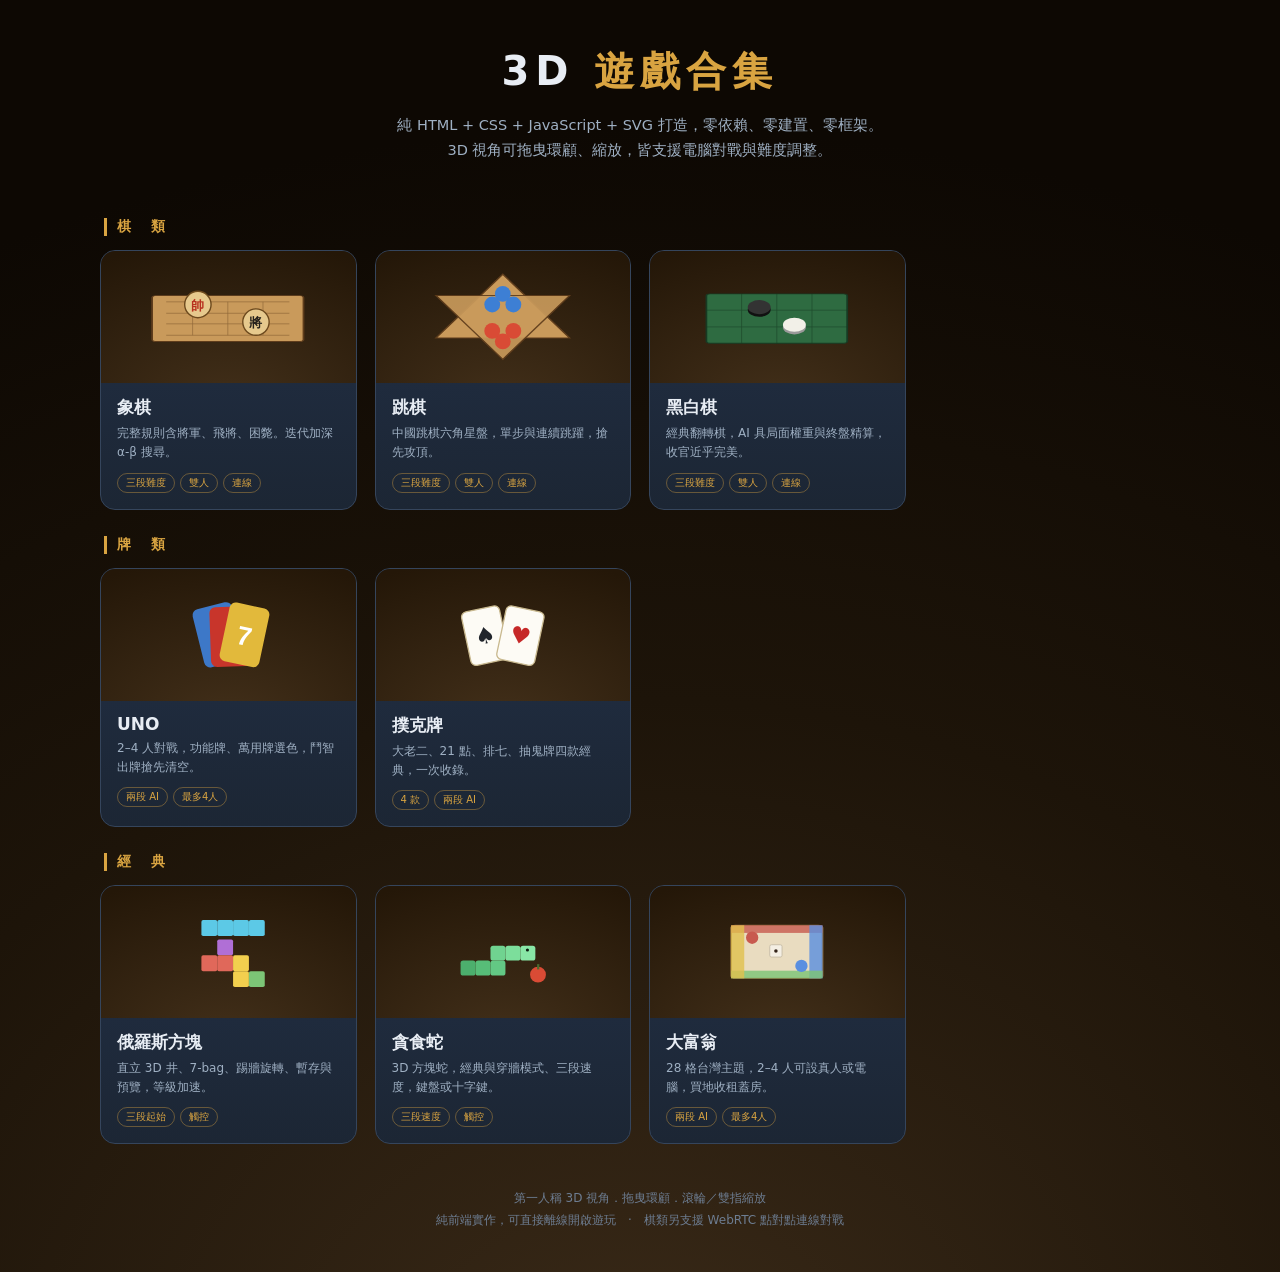
<file: index.html>
<!DOCTYPE html>
<html lang="zh-Hant">
<head>
<meta charset="UTF-8">
<meta name="viewport" content="width=device-width, initial-scale=1">
<title>3D 遊戲合集</title>
<link rel="icon" href="data:image/svg+xml,<svg xmlns='http://www.w3.org/2000/svg' viewBox='0 0 32 32'><rect x='4' y='4' width='24' height='24' rx='4' fill='%23d9a441'/><circle cx='12' cy='12' r='4' fill='%23171f2b'/><circle cx='20' cy='20' r='4' fill='%23fff'/></svg>">
<style>
* { margin: 0; padding: 0; box-sizing: border-box; }
body {
  min-height: 100vh;
  font-family: "Segoe UI", "Noto Sans TC", "Microsoft JhengHei", system-ui, sans-serif;
  background: radial-gradient(120% 100% at 50% 110%, #3a2a18 0%, #1d1409 55%, #0d0803 100%);
  color: #e8edf4;
  display: flex; flex-direction: column; align-items: center;
  padding: 44px 20px 40px;
}
h1 { font-size: clamp(26px, 5vw, 40px); letter-spacing: 6px; font-weight: 800; }
h1 span { color: #d9a441; }
.sub { color: #9fb0c3; margin: 14px 0 30px; font-size: 14.5px; text-align: center; line-height: 1.7; }
.cat { width: 100%; max-width: 1080px; margin-top: 26px; }
.cat h2 { font-size: 14px; color: #d9a441; letter-spacing: 3px; font-weight: 700; margin: 0 4px 14px; border-left: 3px solid #d9a441; padding-left: 10px; }
.cards { display: grid; grid-template-columns: repeat(auto-fill, minmax(232px, 1fr)); gap: 18px; }
a.card {
  display: block; text-decoration: none; color: inherit;
  background: linear-gradient(180deg, #223047 0%, #1c2634 100%);
  border: 1px solid #35455c; border-radius: 15px; overflow: hidden;
  transition: transform .16s, border-color .16s, box-shadow .16s;
}
a.card:hover { transform: translateY(-4px); border-color: #d9a441; box-shadow: 0 16px 40px rgba(0,0,0,.5); }
.thumb { height: 132px; display: flex; align-items: center; justify-content: center; background: radial-gradient(100% 130% at 50% 120%, #43301a 0%, #241708 100%); }
.thumb svg { width: 80%; height: 80%; }
.card .body { padding: 13px 16px 16px; }
.card h3 { font-size: 17px; margin-bottom: 5px; }
.card p { font-size: 12px; color: #9fb0c3; line-height: 1.6; min-height: 3em; }
.chips { display: flex; flex-wrap: wrap; gap: 5px; margin-top: 10px; }
.chip { font-size: 10px; color: #d9a441; border: 1px solid rgba(217,164,65,.4); border-radius: 999px; padding: 2px 8px; }
footer { margin-top: 44px; font-size: 12px; color: #6d7d92; text-align: center; line-height: 1.8; }
</style>
</head>
<body>
<h1>3D <span>遊戲合集</span></h1>
<p class="sub">純 HTML + CSS + JavaScript + SVG 打造，零依賴、零建置、零框架。<br>3D 視角可拖曳環顧、縮放，皆支援電腦對戰與難度調整。</p>

<div class="cat">
  <h2>棋　類</h2>
  <div class="cards">
    <a class="card" href="xiangqi/">
      <div class="thumb"><svg viewBox="0 0 200 120">
        <g transform="translate(100 62) scale(1 .5)"><rect x="-86" y="-52" width="172" height="104" rx="4" fill="#c99a5b" stroke="#5f3d1c" stroke-width="2"/>
        <g stroke="#5f3d1c" stroke-width="1" opacity=".55"><line x1="-70" y1="-38" x2="70" y2="-38"/><line x1="-70" y1="-12" x2="70" y2="-12"/><line x1="-70" y1="12" x2="70" y2="12"/><line x1="-70" y1="38" x2="70" y2="38"/><line x1="-40" y1="-38" x2="-40" y2="38"/><line x1="0" y1="-38" x2="0" y2="38"/><line x1="40" y1="-38" x2="40" y2="38"/></g></g>
        <circle cx="66" cy="46" r="15" fill="#e6c98d" stroke="#6d4a1e" stroke-width="1.6"/><text x="66" y="52" font-size="15" text-anchor="middle" fill="#b8321f" font-family="serif" font-weight="700">帥</text>
        <circle cx="132" cy="66" r="15" fill="#e6c98d" stroke="#6d4a1e" stroke-width="1.6"/><text x="132" y="72" font-size="15" text-anchor="middle" fill="#26221c" font-family="serif" font-weight="700">將</text>
      </svg></div>
      <div class="body"><h3>象棋</h3><p>完整規則含將軍、飛將、困斃。迭代加深 α-β 搜尋。</p>
      <div class="chips"><span class="chip">三段難度</span><span class="chip">雙人</span><span class="chip">連線</span></div></div>
    </a>
    <a class="card" href="checkers/">
      <div class="thumb"><svg viewBox="0 0 200 120">
        <g transform="translate(100 60) scale(1 .55)"><polygon points="0,-88 76,44 -76,44" fill="#c99a5b" stroke="#5f3d1c" stroke-width="2"/><polygon points="0,88 76,-44 -76,-44" fill="#c99a5b" stroke="#5f3d1c" stroke-width="2" opacity=".92"/></g>
        <g><circle cx="100" cy="34" r="9" fill="#3d7fd4"/><circle cx="88" cy="46" r="9" fill="#3d7fd4"/><circle cx="112" cy="46" r="9" fill="#3d7fd4"/><circle cx="100" cy="88" r="9" fill="#d94b35"/><circle cx="88" cy="76" r="9" fill="#d94b35"/><circle cx="112" cy="76" r="9" fill="#d94b35"/></g>
      </svg></div>
      <div class="body"><h3>跳棋</h3><p>中國跳棋六角星盤，單步與連續跳躍，搶先攻頂。</p>
      <div class="chips"><span class="chip">三段難度</span><span class="chip">雙人</span><span class="chip">連線</span></div></div>
    </a>
    <a class="card" href="reversi/">
      <div class="thumb"><svg viewBox="0 0 200 120">
        <g transform="translate(100 62) scale(1 .5)"><rect x="-80" y="-56" width="160" height="112" rx="4" fill="#2e6b41" stroke="#173a23" stroke-width="2"/><g stroke="#173a23" stroke-width="1" opacity=".7"><line x1="-40" y1="-56" x2="-40" y2="56"/><line x1="0" y1="-56" x2="0" y2="56"/><line x1="40" y1="-56" x2="40" y2="56"/><line x1="-80" y1="-19" x2="80" y2="-19"/><line x1="-80" y1="19" x2="80" y2="19"/></g></g>
        <g><ellipse cx="80" cy="52" rx="13" ry="8" fill="#111"/><ellipse cx="80" cy="49" rx="13" ry="8" fill="#333"/><ellipse cx="120" cy="72" rx="13" ry="8" fill="#999"/><ellipse cx="120" cy="69" rx="13" ry="8" fill="#f2f0e8"/></g>
      </svg></div>
      <div class="body"><h3>黑白棋</h3><p>經典翻轉棋，AI 具局面權重與終盤精算，收官近乎完美。</p>
      <div class="chips"><span class="chip">三段難度</span><span class="chip">雙人</span><span class="chip">連線</span></div></div>
    </a>
  </div>
</div>

<div class="cat">
  <h2>牌　類</h2>
  <div class="cards">
    <a class="card" href="uno/">
      <div class="thumb"><svg viewBox="0 0 200 120">
        <rect x="66" y="26" width="46" height="68" rx="7" fill="#3d78c8" transform="rotate(-14 89 60)"/>
        <rect x="80" y="28" width="46" height="68" rx="7" fill="#c8352b" transform="rotate(-2 103 62)"/>
        <rect x="96" y="26" width="46" height="68" rx="7" fill="#e2b93b" transform="rotate(12 119 60)"/>
        <text x="119" y="72" font-size="30" text-anchor="middle" fill="#fff" font-family="Arial" font-weight="900" transform="rotate(12 119 60)">7</text>
      </svg></div>
      <div class="body"><h3>UNO</h3><p>2–4 人對戰，功能牌、萬用牌選色，鬥智出牌搶先清空。</p>
      <div class="chips"><span class="chip">兩段 AI</span><span class="chip">最多4人</span></div></div>
    </a>
    <a class="card" href="poker/">
      <div class="thumb"><svg viewBox="0 0 200 120">
        <rect x="58" y="30" width="44" height="62" rx="6" fill="#fdfbf5" stroke="#c9b98f" stroke-width="1.5" transform="rotate(-12 80 61)"/><text x="80" y="70" font-size="26" text-anchor="middle" fill="#20242b" transform="rotate(-12 80 61)">♠</text>
        <rect x="98" y="30" width="44" height="62" rx="6" fill="#fdfbf5" stroke="#c9b98f" stroke-width="1.5" transform="rotate(12 120 61)"/><text x="120" y="70" font-size="26" text-anchor="middle" fill="#c62828" transform="rotate(12 120 61)">♥</text>
      </svg></div>
      <div class="body"><h3>撲克牌</h3><p>大老二、21 點、排七、抽鬼牌四款經典，一次收錄。</p>
      <div class="chips"><span class="chip">4 款</span><span class="chip">兩段 AI</span></div></div>
    </a>
  </div>
</div>

<div class="cat">
  <h2>經　典</h2>
  <div class="cards">
    <a class="card" href="tetris/">
      <div class="thumb"><svg viewBox="0 0 200 120">
        <g><rect x="70" y="24" width="18" height="18" rx="2" fill="#5cc9e6"/><rect x="88" y="24" width="18" height="18" rx="2" fill="#5cc9e6"/><rect x="106" y="24" width="18" height="18" rx="2" fill="#5cc9e6"/><rect x="124" y="24" width="18" height="18" rx="2" fill="#5cc9e6"/>
        <rect x="88" y="46" width="18" height="18" rx="2" fill="#b06fd6"/><rect x="70" y="64" width="18" height="18" rx="2" fill="#e0685a"/><rect x="88" y="64" width="18" height="18" rx="2" fill="#e0685a"/><rect x="106" y="64" width="18" height="18" rx="2" fill="#f2cf4e"/><rect x="106" y="82" width="18" height="18" rx="2" fill="#f2cf4e"/><rect x="124" y="82" width="18" height="18" rx="2" fill="#7cc576"/></g>
      </svg></div>
      <div class="body"><h3>俄羅斯方塊</h3><p>直立 3D 井、7-bag、踢牆旋轉、暫存與預覽，等級加速。</p>
      <div class="chips"><span class="chip">三段起始</span><span class="chip">觸控</span></div></div>
    </a>
    <a class="card" href="snake/">
      <div class="thumb"><svg viewBox="0 0 200 120">
        <g><rect x="52" y="70" width="17" height="17" rx="3" fill="#4caf6d"/><rect x="69" y="70" width="17" height="17" rx="3" fill="#57bd78"/><rect x="86" y="70" width="17" height="17" rx="3" fill="#63c884"/><rect x="86" y="53" width="17" height="17" rx="3" fill="#70d390"/><rect x="103" y="53" width="17" height="17" rx="3" fill="#7cde9b"/><rect x="120" y="53" width="17" height="17" rx="3" fill="#89e6a6"/><circle cx="128" cy="58" r="1.8" fill="#0d1d12"/></g>
        <circle cx="140" cy="86" r="9" fill="#d94b35"/><rect x="139" y="74" width="2.5" height="6" fill="#4a6b2f"/>
      </svg></div>
      <div class="body"><h3>貪食蛇</h3><p>3D 方塊蛇，經典與穿牆模式、三段速度，鍵盤或十字鍵。</p>
      <div class="chips"><span class="chip">三段速度</span><span class="chip">觸控</span></div></div>
    </a>
    <a class="card" href="monopoly/">
      <div class="thumb"><svg viewBox="0 0 200 120">
        <g transform="translate(100 60) scale(1 .58)"><rect x="-52" y="-52" width="104" height="104" rx="5" fill="#e9dcc0" stroke="#8a6a3a" stroke-width="2"/><rect x="-52" y="-52" width="104" height="15" fill="#c85a4f" opacity=".8"/><rect x="37" y="-52" width="15" height="104" fill="#5a8fe0" opacity=".8"/><rect x="-52" y="37" width="104" height="15" fill="#7cc576" opacity=".8"/><rect x="-52" y="-52" width="15" height="104" fill="#e2c14e" opacity=".8"/></g>
        <circle cx="72" cy="44" r="7" fill="#c85a4f"/><circle cx="128" cy="76" r="7" fill="#5a8fe0"/>
        <rect x="92" y="52" width="14" height="14" rx="2" fill="#f4efe4" stroke="#c4baa4"/><circle cx="99" cy="59" r="2" fill="#33241a"/>
      </svg></div>
      <div class="body"><h3>大富翁</h3><p>28 格台灣主題，2–4 人可設真人或電腦，買地收租蓋房。</p>
      <div class="chips"><span class="chip">兩段 AI</span><span class="chip">最多4人</span></div></div>
    </a>
  </div>
</div>

<footer>
  第一人稱 3D 視角．拖曳環顧．滾輪／雙指縮放<br>
  純前端實作，可直接離線開啟遊玩　·　棋類另支援 WebRTC 點對點連線對戰
</footer>
</body>
</html>
</file>
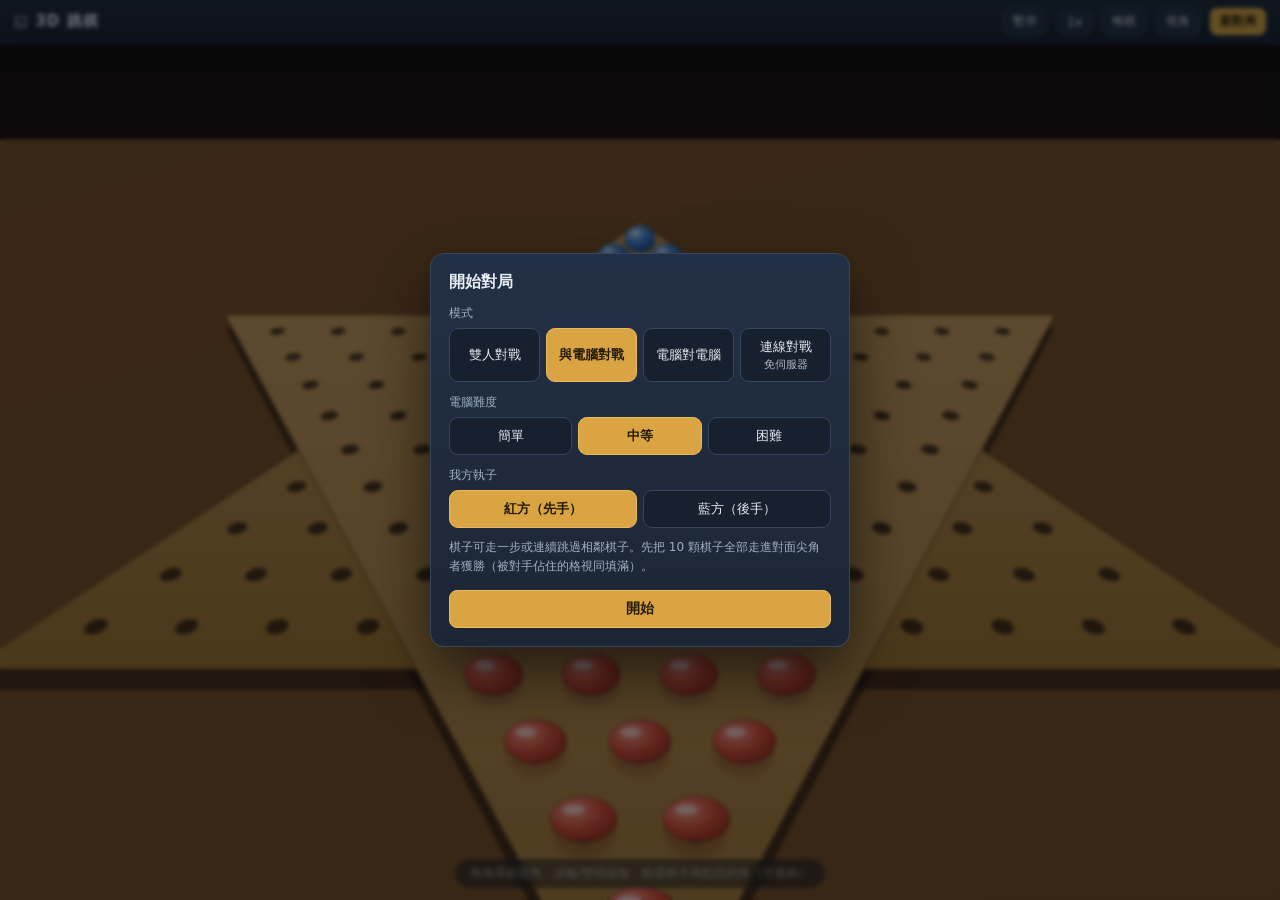
<file: checkers/index.html>
<!DOCTYPE html>
<html lang="zh-Hant">
<head>
<meta charset="UTF-8">
<meta name="viewport" content="width=device-width, initial-scale=1, maximum-scale=1, user-scalable=no">
<title>3D 跳棋 — 第一人稱對弈</title>
<link rel="stylesheet" href="../assets/style.css">
<link rel="icon" href="data:image/svg+xml,<svg xmlns='http://www.w3.org/2000/svg' viewBox='0 0 32 32'><circle cx='16' cy='10' r='6' fill='%23c0392b'/><circle cx='10' cy='21' r='6' fill='%232980b9'/><circle cx='22' cy='21' r='6' fill='%23c0392b'/></svg>">
</head>
<body>
<div id="stage"><svg id="scene"></svg></div>
<div id="topbar"></div>
<div id="hint"></div>
<div id="banner" class="hidden"></div>
<div id="dlgStart" class="overlay hidden"></div>
<div id="dlgNet" class="overlay hidden"></div>
<script src="../assets/engine3d.js"></script>
<script src="../assets/net.js"></script>
<script src="../assets/shell.js"></script>
<script src="game.js"></script>
</body>
</html>
</file>
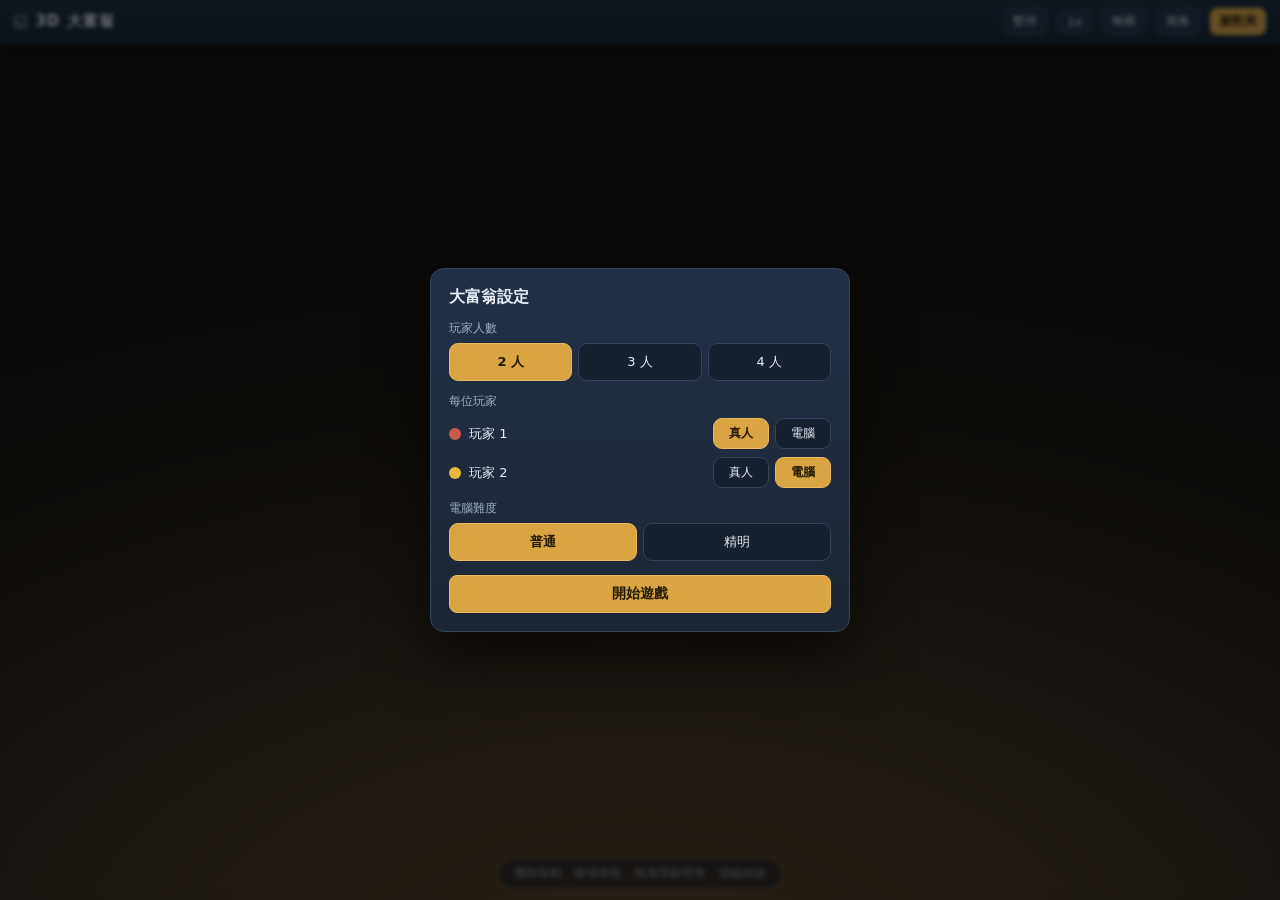
<file: monopoly/index.html>
<!DOCTYPE html>
<html lang="zh-Hant">
<head>
<meta charset="UTF-8">
<meta name="viewport" content="width=device-width, initial-scale=1, maximum-scale=1, user-scalable=no">
<title>3D 大富翁</title>
<link rel="stylesheet" href="../assets/style.css?v=2">
<link rel="icon" href="data:image/svg+xml,<svg xmlns='http://www.w3.org/2000/svg' viewBox='0 0 32 32'><rect x='3' y='3' width='26' height='26' rx='4' fill='%23c99a5b' stroke='%235f3d1c' stroke-width='2'/><circle cx='11' cy='11' r='4' fill='%23c85a4f'/><circle cx='21' cy='21' r='4' fill='%235a8fe0'/></svg>">
<style>
#setup .prow { display:flex; align-items:center; gap:8px; margin:8px 0; }
#setup .prow .nm { flex:1; font-size:13px; }
#setup .seg { flex:0 0 auto; }
#setup .seg .opt { min-width:56px; padding:6px 8px; font-size:12px; }
#panel { min-width:200px; }
#panel .money { color:#e2c274; font-weight:700; }
#panel .props { font-size:10.5px; color:#8fa0b4; }
</style>
</head>
<body>
<div id="stage"><svg id="scene"></svg></div>
<div id="topbar"></div>
<div id="hint"></div>
<div id="panel"></div>
<div id="banner" class="hidden"></div>
<div id="actbar2" class="hidden"></div>
<div id="dlgStart" class="overlay hidden"></div>
<div id="dlgNet" class="overlay hidden"></div>
<div id="dlgCard" class="overlay hidden"></div>
<script src="../assets/engine3d.js?v=2"></script>
<script src="../assets/net.js?v=2"></script>
<script src="../assets/shell.js?v=2"></script>
<script src="game.js"></script>
</body>
</html>
</file>
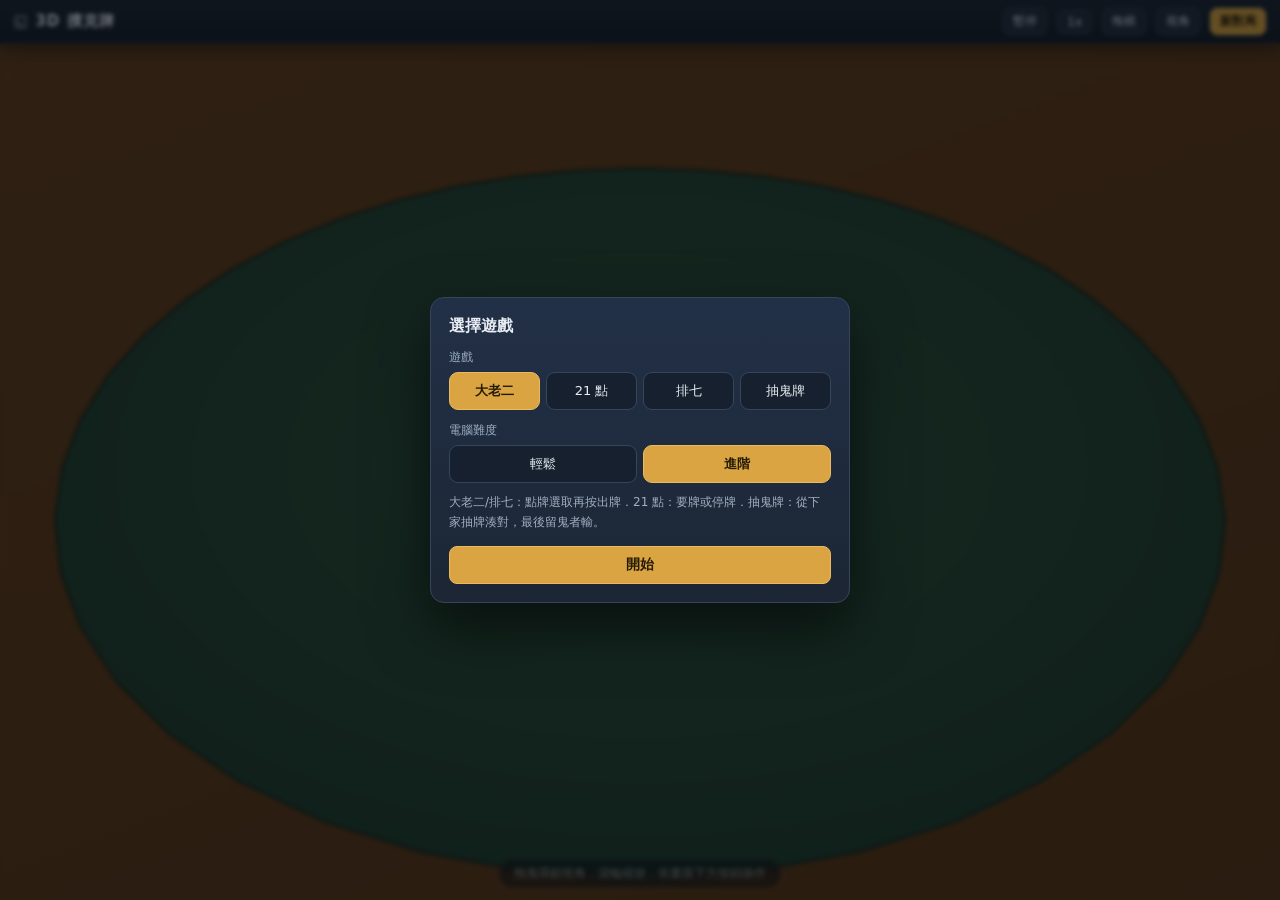
<file: poker/index.html>
<!DOCTYPE html>
<html lang="zh-Hant">
<head>
<meta charset="UTF-8">
<meta name="viewport" content="width=device-width, initial-scale=1, maximum-scale=1, user-scalable=no">
<title>3D 撲克牌遊戲</title>
<link rel="stylesheet" href="../assets/style.css">
<link rel="icon" href="data:image/svg+xml,<svg xmlns='http://www.w3.org/2000/svg' viewBox='0 0 32 32'><rect x='5' y='4' width='18' height='24' rx='3' fill='%23fdfbf5' stroke='%23c9b98f' transform='rotate(-10 16 16)'/><rect x='10' y='6' width='18' height='24' rx='3' fill='%23fdfbf5' stroke='%23c9b98f' transform='rotate(8 16 16)'/><text x='19' y='22' font-size='13' fill='%23c62828' text-anchor='middle' transform='rotate(8 16 16)'>♥</text></svg>">
</head>
<body>
<div id="stage"><svg id="scene"></svg></div>
<div id="topbar"></div>
<div id="hint"></div>
<div id="panel"></div>
<div id="banner" class="hidden"></div>
<div id="actbar2" class="hidden"></div>
<div id="dlgStart" class="overlay hidden"></div>
<div id="dlgNet" class="overlay hidden"></div>
<script src="../assets/engine3d.js"></script>
<script src="../assets/cards3d.js"></script>
<script src="../assets/net.js"></script>
<script src="../assets/shell.js"></script>
<script src="game.js"></script>
</body>
</html>
</file>
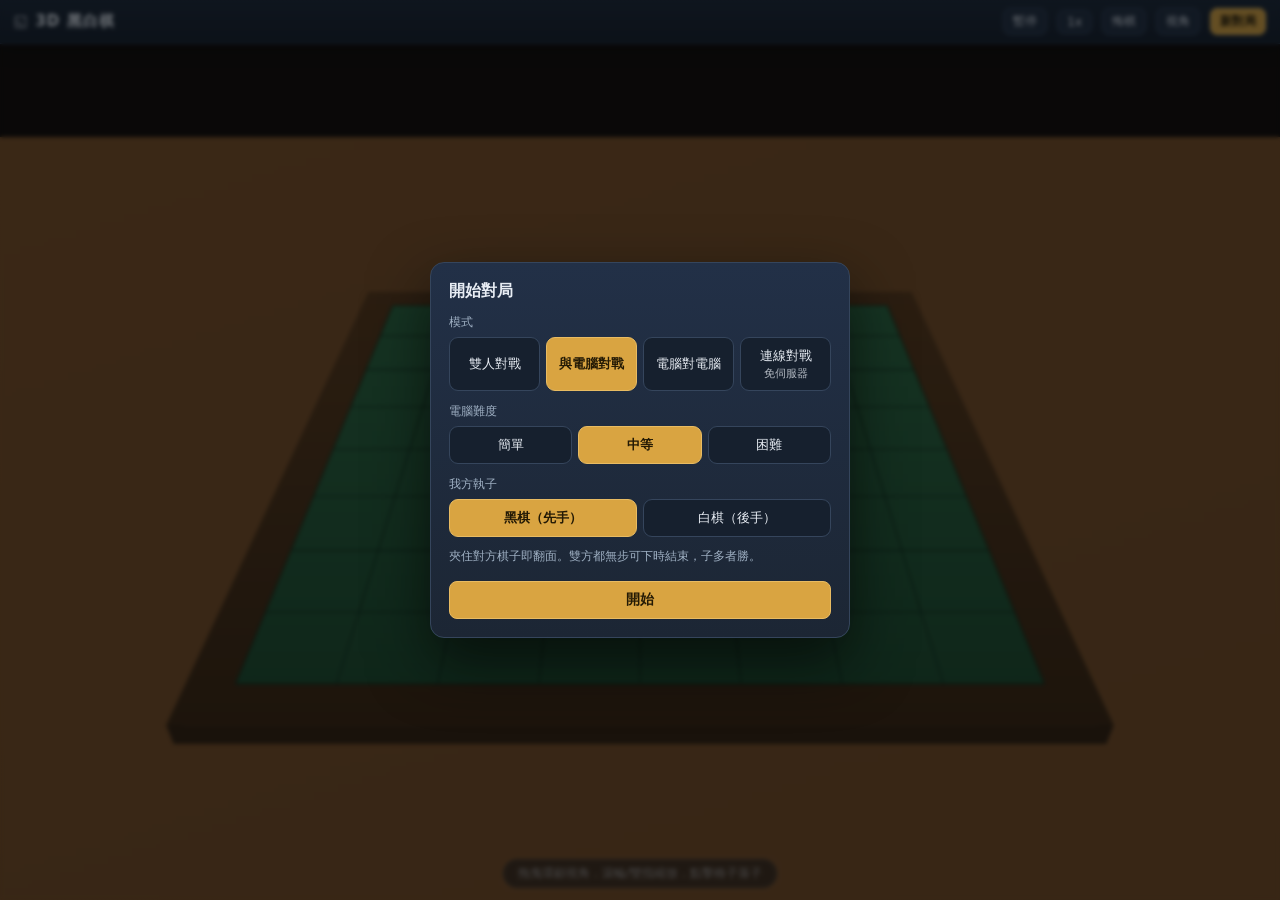
<file: reversi/index.html>
<!DOCTYPE html>
<html lang="zh-Hant">
<head>
<meta charset="UTF-8">
<meta name="viewport" content="width=device-width, initial-scale=1, maximum-scale=1, user-scalable=no">
<title>3D 黑白棋 — 第一人稱對弈</title>
<link rel="stylesheet" href="../assets/style.css">
<link rel="icon" href="data:image/svg+xml,<svg xmlns='http://www.w3.org/2000/svg' viewBox='0 0 32 32'><circle cx='11' cy='16' r='9' fill='%23111'/><circle cx='21' cy='16' r='9' fill='%23eee'/></svg>">
</head>
<body>
<div id="stage"><svg id="scene"></svg></div>
<div id="topbar"></div>
<div id="hint"></div>
<div id="banner" class="hidden"></div>
<div id="dlgStart" class="overlay hidden"></div>
<div id="dlgNet" class="overlay hidden"></div>
<script src="../assets/engine3d.js"></script>
<script src="../assets/net.js"></script>
<script src="../assets/shell.js"></script>
<script src="game.js"></script>
</body>
</html>
</file>
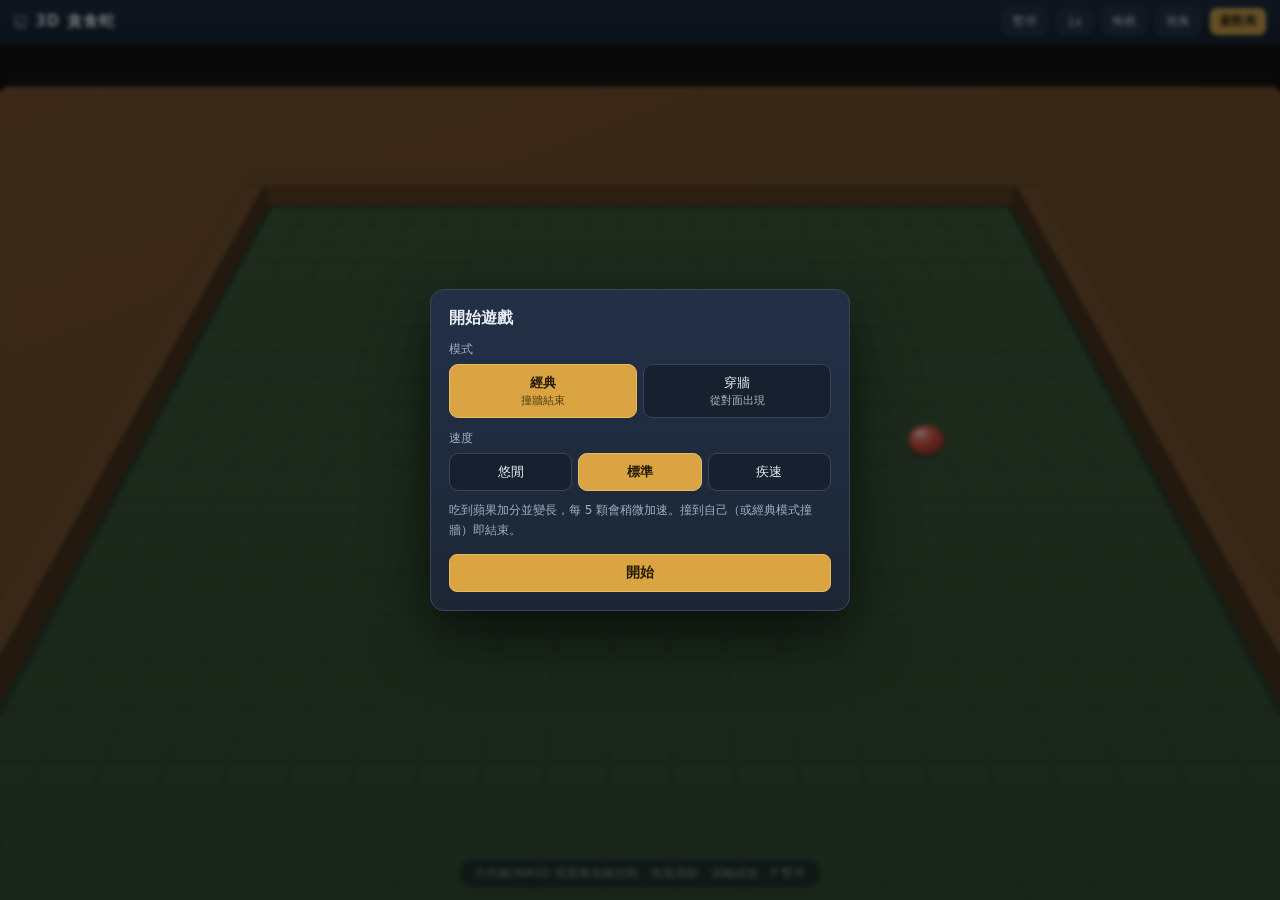
<file: snake/index.html>
<!DOCTYPE html>
<html lang="zh-Hant">
<head>
<meta charset="UTF-8">
<meta name="viewport" content="width=device-width, initial-scale=1, maximum-scale=1, user-scalable=no">
<title>3D 貪食蛇</title>
<link rel="stylesheet" href="../assets/style.css">
<link rel="icon" href="data:image/svg+xml,<svg xmlns='http://www.w3.org/2000/svg' viewBox='0 0 32 32'><rect x='4' y='14' width='8' height='8' rx='2' fill='%234caf6d'/><rect x='11' y='14' width='8' height='8' rx='2' fill='%234caf6d'/><rect x='18' y='14' width='8' height='8' rx='2' fill='%2366d68f'/><circle cx='25' cy='9' r='4' fill='%23d94b35'/></svg>">
</head>
<body>
<div id="stage"><svg id="scene"></svg></div>
<div id="topbar"></div>
<div id="hint"></div>
<div id="banner" class="hidden"></div>
<div id="dlgStart" class="overlay hidden"></div>
<div id="dlgNet" class="overlay hidden"></div>
<div id="dpad" class="hidden">
  <span></span><button data-d="up">▲</button><span></span>
  <button data-d="left">◀</button><span></span><button data-d="right">▶</button>
  <span></span><button data-d="down">▼</button><span></span>
</div>
<script src="../assets/engine3d.js"></script>
<script src="../assets/net.js"></script>
<script src="../assets/shell.js"></script>
<script src="game.js"></script>
</body>
</html>
</file>
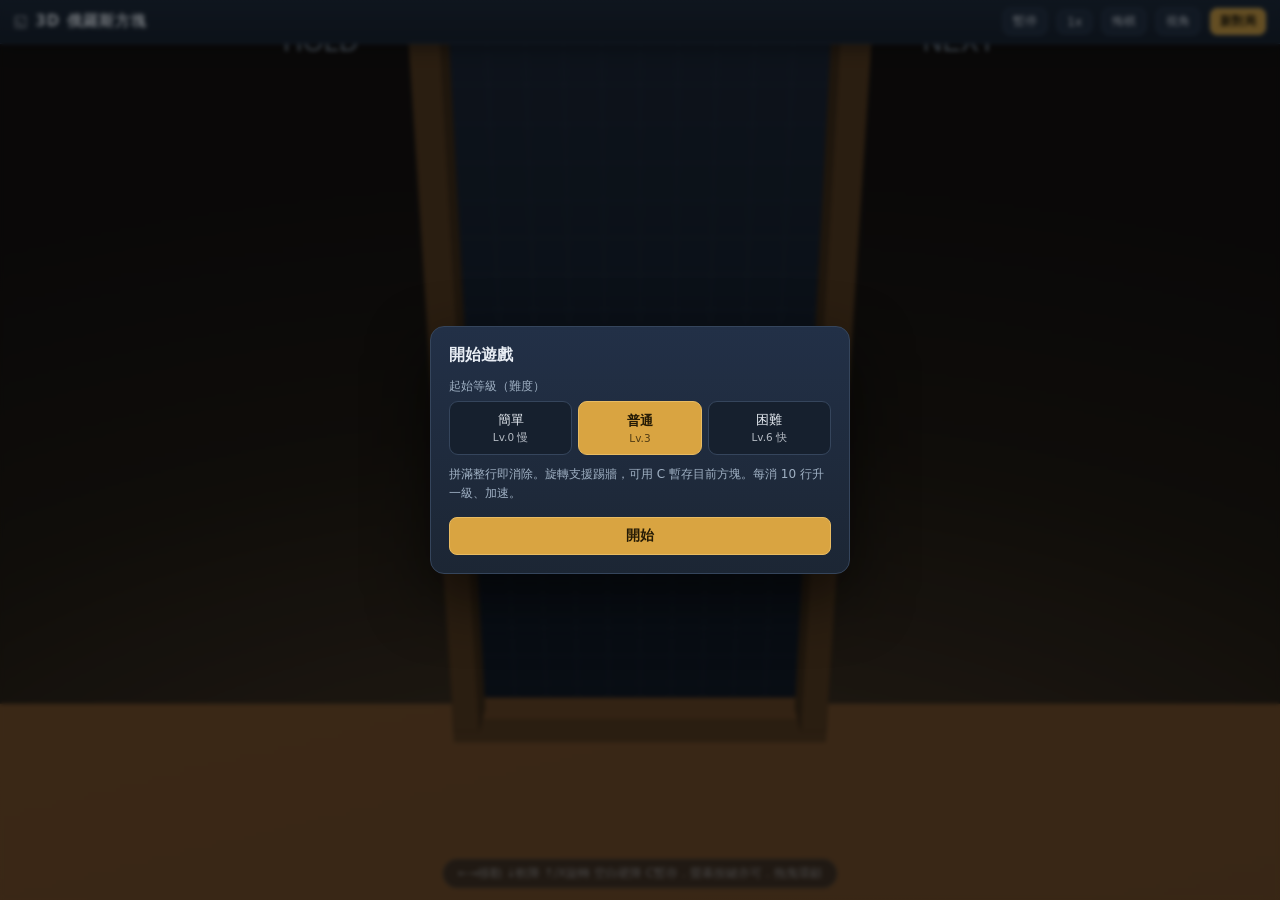
<file: tetris/index.html>
<!DOCTYPE html>
<html lang="zh-Hant">
<head>
<meta charset="UTF-8">
<meta name="viewport" content="width=device-width, initial-scale=1, maximum-scale=1, user-scalable=no">
<title>3D 俄羅斯方塊</title>
<link rel="stylesheet" href="../assets/style.css">
<link rel="icon" href="data:image/svg+xml,<svg xmlns='http://www.w3.org/2000/svg' viewBox='0 0 32 32'><rect x='2' y='2' width='12' height='12' rx='2' fill='%2342a5f5'/><rect x='16' y='2' width='12' height='12' rx='2' fill='%23f2c14e'/><rect x='2' y='16' width='12' height='12' rx='2' fill='%23c85a4f'/><rect x='16' y='16' width='12' height='12' rx='2' fill='%237cc576'/></svg>">
</head>
<body>
<div id="stage"><svg id="scene"></svg></div>
<div id="topbar"></div>
<div id="hint"></div>
<div id="banner" class="hidden"></div>
<div id="dlgStart" class="overlay hidden"></div>
<div id="dlgNet" class="overlay hidden"></div>
<div id="dpad" class="hidden">
  <button data-a="rot">⟳</button><button data-a="up">⤓</button><button data-a="hold">⇄</button>
  <button data-a="left">◀</button><button data-a="down">▼</button><button data-a="right">▶</button>
  <span></span><span></span><span></span>
</div>
<script src="../assets/engine3d.js"></script>
<script src="../assets/net.js"></script>
<script src="../assets/shell.js"></script>
<script src="game.js"></script>
</body>
</html>
</file>
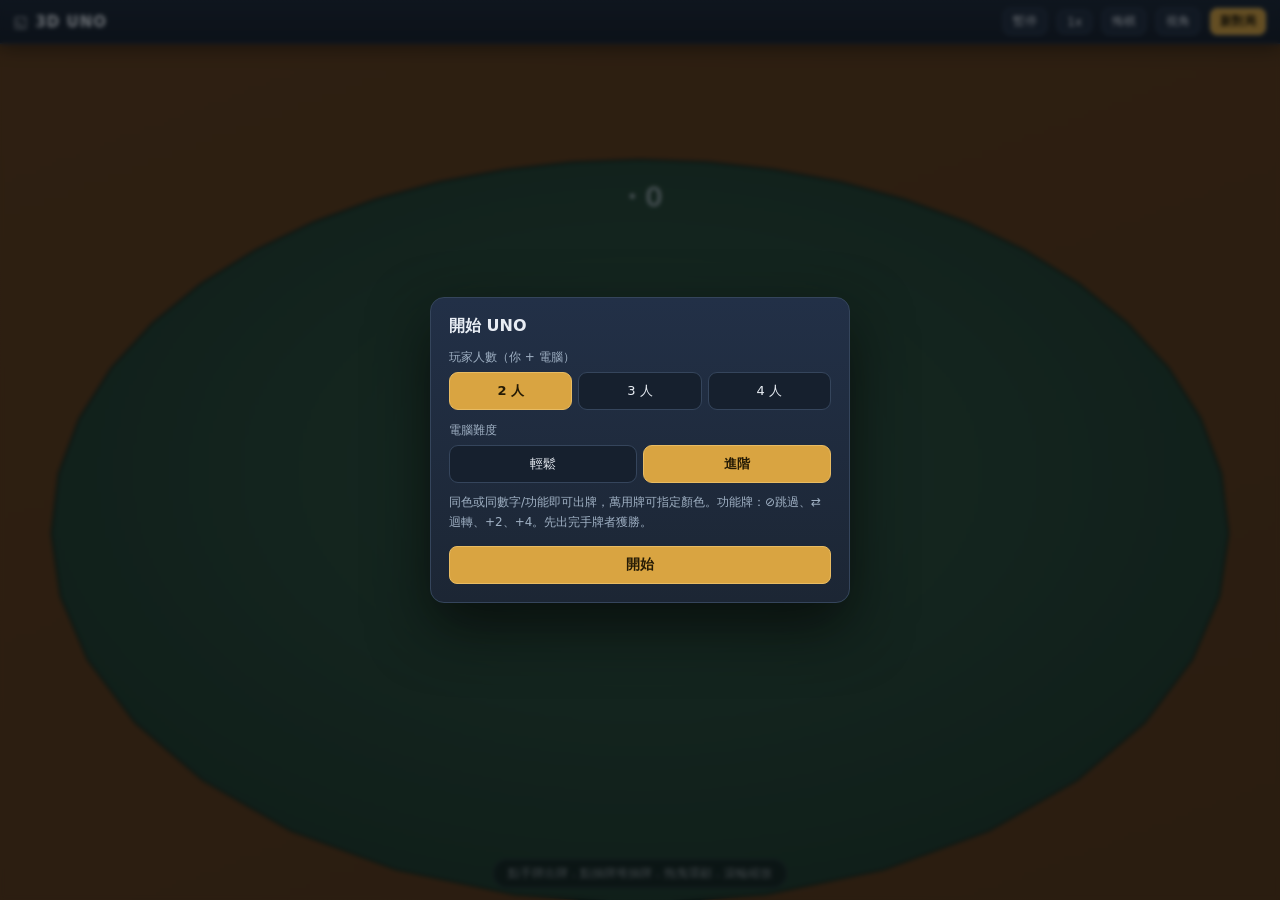
<file: uno/index.html>
<!DOCTYPE html>
<html lang="zh-Hant">
<head>
<meta charset="UTF-8">
<meta name="viewport" content="width=device-width, initial-scale=1, maximum-scale=1, user-scalable=no">
<title>3D UNO</title>
<link rel="stylesheet" href="../assets/style.css">
<link rel="icon" href="data:image/svg+xml,<svg xmlns='http://www.w3.org/2000/svg' viewBox='0 0 32 32'><rect x='6' y='3' width='20' height='26' rx='4' fill='%23c0392b' transform='rotate(-8 16 16)'/><text x='16' y='22' font-size='13' text-anchor='middle' fill='%23fff' font-family='Arial' font-weight='900' transform='rotate(-8 16 16)'>U</text></svg>">
<style>
#colorPick { text-align:center; }
#colorPick .sws { display:flex; gap:10px; margin-top:14px; }
#colorPick .sw { flex:1; height:60px; border-radius:12px; border:2px solid rgba(255,255,255,.25); cursor:pointer; }
#colorPick .sw:active { transform:scale(.95); }
</style>
</head>
<body>
<div id="stage"><svg id="scene"></svg></div>
<div id="topbar"></div>
<div id="hint"></div>
<div id="banner" class="hidden"></div>
<div id="dlgStart" class="overlay hidden"></div>
<div id="dlgNet" class="overlay hidden"></div>
<div id="colorPick" class="overlay hidden"></div>
<script src="../assets/engine3d.js"></script>
<script src="../assets/cards3d.js"></script>
<script src="../assets/net.js"></script>
<script src="../assets/shell.js"></script>
<script src="game.js"></script>
</body>
</html>
</file>
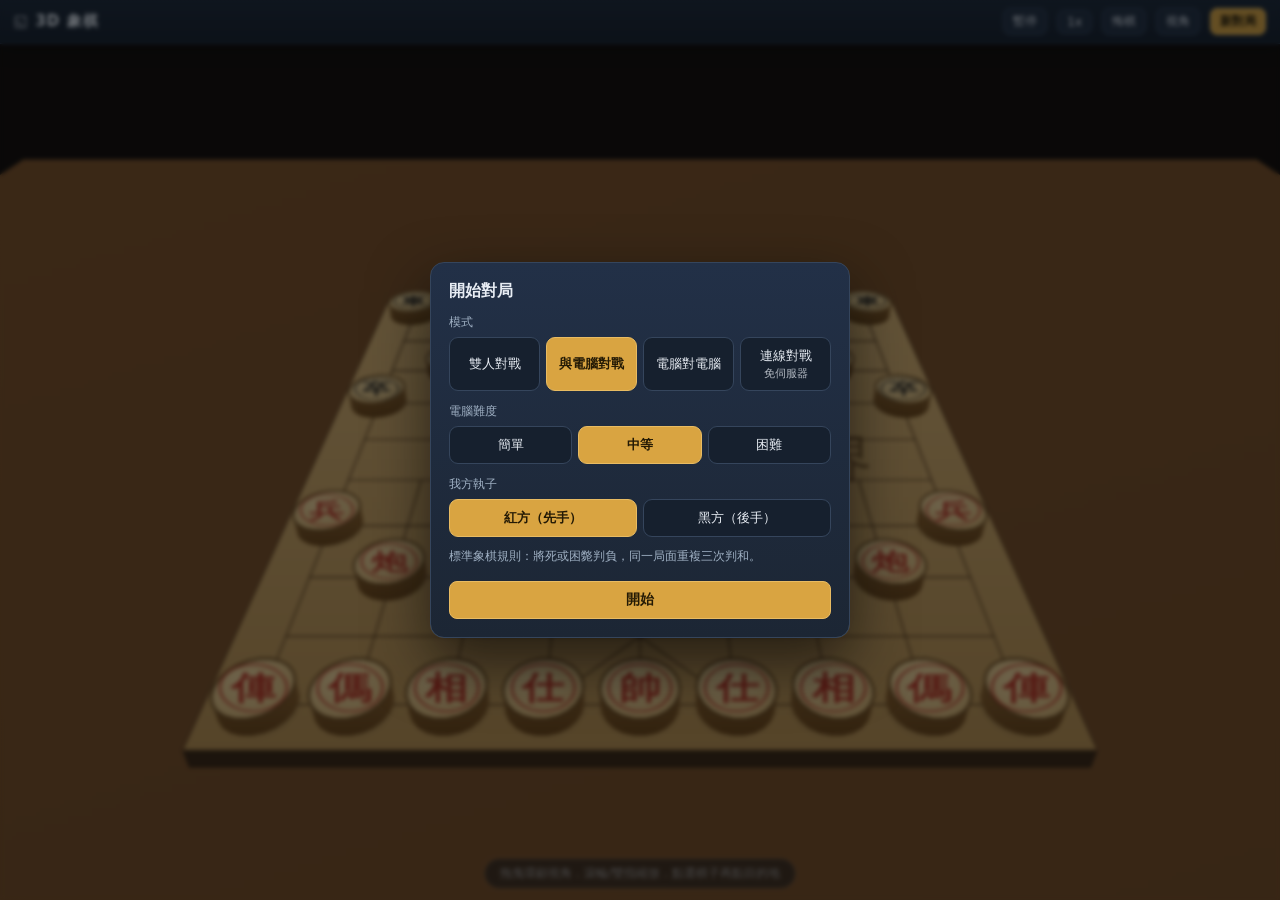
<file: xiangqi/index.html>
<!DOCTYPE html>
<html lang="zh-Hant">
<head>
<meta charset="UTF-8">
<meta name="viewport" content="width=device-width, initial-scale=1, maximum-scale=1, user-scalable=no">
<title>3D 象棋 — 第一人稱對弈</title>
<link rel="stylesheet" href="../assets/style.css">
<link rel="icon" href="data:image/svg+xml,<svg xmlns='http://www.w3.org/2000/svg' viewBox='0 0 32 32'><circle cx='16' cy='16' r='14' fill='%23d9b36c'/><circle cx='16' cy='16' r='11' fill='none' stroke='%23c23b22' stroke-width='1.5'/><text x='16' y='22' font-size='14' text-anchor='middle' fill='%23c23b22' font-family='serif' font-weight='bold'>帥</text></svg>">
</head>
<body>
<div id="stage"><svg id="scene"></svg></div>
<div id="topbar"></div>
<div id="hint"></div>
<div id="banner" class="hidden"></div>
<div id="dlgStart" class="overlay hidden"></div>
<div id="dlgNet" class="overlay hidden"></div>
<script src="../assets/engine3d.js"></script>
<script src="../assets/net.js"></script>
<script src="../assets/shell.js"></script>
<script src="game.js"></script>
</body>
</html>
</file>
<file: assets/style.css>
/* 共用 UI — 深色棋室風格 */
* { margin: 0; padding: 0; box-sizing: border-box; -webkit-tap-highlight-color: transparent; }

:root {
  --bar: #171f2b;
  --bar-edge: #2c3a4e;
  --panel: #1c2634;
  --panel-edge: #35455c;
  --ink: #e8edf4;
  --ink-dim: #9fb0c3;
  --accent: #d9a441;
  --accent-ink: #241a05;
  --danger: #c85a4f;
  --room-a: #3a2a18;
  --room-b: #120b06;
}

html, body { height: 100%; overflow: hidden; }
body {
  font-family: "Segoe UI", "Noto Sans TC", "Microsoft JhengHei", system-ui, sans-serif;
  background: var(--room-b);
  color: var(--ink);
  user-select: none;
}

/* ---------- 場景 ---------- */
#stage {
  position: fixed; inset: 0;
  background:
    radial-gradient(120% 90% at 50% 108%, #5a3f22 0%, var(--room-a) 34%, #1d1409 68%, var(--room-b) 100%);
}
#scene { position: absolute; inset: 0; width: 100%; height: 100%; display: block; cursor: grab; }
#scene:active { cursor: grabbing; }

/* ---------- 頂欄 ---------- */
#topbar {
  position: fixed; top: 0; left: 0; right: 0; z-index: 20;
  display: flex; align-items: center; gap: 10px;
  padding: 8px 14px;
  background: linear-gradient(180deg, #1d2836 0%, var(--bar) 100%);
  border-bottom: 1px solid var(--bar-edge);
  box-shadow: 0 4px 18px rgba(0,0,0,.45);
}
#topbar h1 { font-size: 15px; font-weight: 700; letter-spacing: 1px; white-space: nowrap; }
#topbar h1 a { color: var(--ink); text-decoration: none; }
#topbar h1 a:hover { color: var(--accent); }
#status { font-size: 13px; color: var(--ink-dim); flex: 1; min-width: 0; overflow: hidden; text-overflow: ellipsis; white-space: nowrap; }
#status b { color: var(--accent); font-weight: 600; }

.btn {
  font: inherit; font-size: 12.5px; color: var(--ink);
  background: #232f40; border: 1px solid var(--panel-edge);
  padding: 6px 12px; border-radius: 8px; cursor: pointer; white-space: nowrap;
  transition: background .15s, transform .05s;
}
.btn:hover { background: #2c3b50; }
.btn:active { transform: translateY(1px); }
.btn:disabled { opacity: .38; cursor: default; }
.btn.primary { background: var(--accent); border-color: #e8bb62; color: var(--accent-ink); font-weight: 700; }
.btn.primary:hover { background: #e5b355; }
.btn.small { padding: 4px 9px; font-size: 12px; border-radius: 7px; }

/* ---------- 底部提示 ---------- */
#hint {
  position: fixed; left: 50%; bottom: 12px; transform: translateX(-50%); z-index: 15;
  font-size: 12px; color: rgba(232,237,244,.55);
  background: rgba(12,16,22,.5); border: 1px solid rgba(64,80,104,.35);
  padding: 5px 14px; border-radius: 999px; white-space: nowrap;
  backdrop-filter: blur(4px); pointer-events: none;
}

/* ---------- 對話框 ---------- */
.overlay {
  position: fixed; inset: 0; z-index: 30;
  display: flex; align-items: center; justify-content: center;
  background: rgba(5,8,12,.55); backdrop-filter: blur(2px);
}
.overlay.hidden, .hidden { display: none !important; }
.dialog {
  width: min(420px, calc(100vw - 32px));
  max-height: calc(100vh - 60px); overflow: auto;
  background: linear-gradient(180deg, #223047 0%, var(--panel) 100%);
  border: 1px solid var(--panel-edge); border-radius: 14px;
  box-shadow: 0 24px 60px rgba(0,0,0,.6);
  padding: 18px;
}
.dialog h2 { font-size: 16px; margin-bottom: 12px; }
.dialog .lbl { font-size: 12px; color: var(--ink-dim); margin: 12px 0 6px; }
.dialog .desc { font-size: 12px; color: var(--ink-dim); line-height: 1.6; margin-top: 10px; }
.dialog .row { display: flex; gap: 8px; margin-top: 14px; }
.dialog .row .btn { flex: 1; padding: 9px 12px; font-size: 13.5px; }

/* 分段選擇 */
.seg { display: flex; gap: 6px; flex-wrap: wrap; }
.seg .opt {
  flex: 1; min-width: 84px;
  font: inherit; font-size: 13px; color: var(--ink);
  background: #16202e; border: 1px solid var(--panel-edge);
  padding: 9px 8px; border-radius: 9px; cursor: pointer; text-align: center;
  transition: background .15s;
}
.seg .opt:hover { background: #1e2b3d; }
.seg .opt.sel { background: var(--accent); border-color: #e8bb62; color: var(--accent-ink); font-weight: 700; }
.seg .opt small { display: block; font-size: 10.5px; opacity: .75; margin-top: 2px; font-weight: 400; }

/* 連線對戰 */
textarea.code {
  width: 100%; height: 74px; resize: none;
  font: 11px/1.45 Consolas, monospace; color: var(--ink);
  background: #101823; border: 1px solid var(--panel-edge); border-radius: 8px; padding: 8px;
  user-select: text;
}
.netstep { font-size: 12.5px; color: var(--ink-dim); margin: 10px 0 5px; }
.netstep b { color: var(--accent); }

/* 結果橫幅 */
#banner {
  position: fixed; left: 50%; top: 42%; transform: translate(-50%,-50%); z-index: 25;
  text-align: center; pointer-events: none;
}
#banner .big {
  font-size: clamp(30px, 6vw, 52px); font-weight: 800; letter-spacing: 6px;
  color: var(--accent); text-shadow: 0 4px 24px rgba(0,0,0,.8), 0 0 60px rgba(217,164,65,.35);
  animation: bannerIn .5s cubic-bezier(.2,1.4,.4,1);
}
#banner .sub { font-size: 14px; color: var(--ink); opacity: .85; margin-top: 8px; }
#banner .actions { margin-top: 18px; pointer-events: auto; }
@keyframes bannerIn { from { opacity: 0; transform: scale(.7); } to { opacity: 1; transform: scale(1); } }

/* ---------- 觸控方向鍵 / 動作鍵 ---------- */
#dpad {
  position: fixed; right: 14px; bottom: 46px; z-index: 18;
  display: grid; grid-template-columns: repeat(3, 52px); grid-template-rows: repeat(3, 52px); gap: 4px;
  opacity: .92;
}
#dpad button, .actbtn {
  font: inherit; font-size: 19px; color: var(--ink);
  background: rgba(35,47,64,.72); border: 1px solid rgba(64,80,104,.6); border-radius: 12px;
  cursor: pointer; backdrop-filter: blur(3px);
  display: flex; align-items: center; justify-content: center;
  user-select: none; touch-action: manipulation;
}
#dpad button:active, .actbtn:active { background: var(--accent); color: var(--accent-ink); }
#actbar {
  position: fixed; left: 14px; bottom: 46px; z-index: 18;
  display: flex; flex-direction: column; gap: 6px;
}
.actbtn { width: 62px; height: 46px; font-size: 13px; }

/* ---------- 底部動作列（出牌/PASS/要牌…） ---------- */
#actbar2 {
  position: fixed; left: 50%; bottom: 14px; transform: translateX(-50%); z-index: 19;
  display: flex; gap: 10px;
}
#actbar2 button {
  font: inherit; font-size: 15px; font-weight: 700; color: var(--ink);
  background: #232f40; border: 1px solid var(--panel-edge); border-radius: 10px;
  padding: 11px 22px; cursor: pointer; backdrop-filter: blur(3px);
  box-shadow: 0 4px 14px rgba(0,0,0,.4);
}
#actbar2 button.primary { background: var(--accent); border-color: #e8bb62; color: var(--accent-ink); }
#actbar2 button:disabled { opacity: .4; }
#actbar2 button:active { transform: translateY(1px); }

/* ---------- HUD 手牌區 ---------- */
#hand {
  position: fixed; left: 50%; bottom: 8px; transform: translateX(-50%); z-index: 16;
  display: flex; align-items: flex-end; justify-content: center;
  max-width: calc(100vw - 20px); padding: 6px 10px 4px;
}
#hand:empty { display: none; }

/* ---------- 資訊面板（大富翁等） ---------- */
#panel {
  position: fixed; left: 10px; top: 56px; z-index: 14;
  background: rgba(18,26,38,.82); border: 1px solid rgba(64,80,104,.5); border-radius: 12px;
  padding: 10px 12px; font-size: 12px; line-height: 1.7; min-width: 168px;
  backdrop-filter: blur(4px);
}
#panel:empty { display: none; }
#panel .pl { display: flex; align-items: center; gap: 6px; white-space: nowrap; }
#panel .dot { width: 9px; height: 9px; border-radius: 50%; flex: none; }
#panel .pl.cur { color: var(--accent); font-weight: 700; }
#panel .pl.dead { opacity: .4; text-decoration: line-through; }

/* 手機 */
@media (max-width: 560px) {
  #topbar { flex-wrap: wrap; padding: 6px 10px; gap: 6px; }
  #topbar h1 { font-size: 13.5px; }
  #status { flex-basis: 100%; order: 9; font-size: 12px; }
  .btn { padding: 5px 9px; font-size: 12px; }
  #hint { font-size: 11px; bottom: 8px; max-width: calc(100vw - 20px); white-space: normal; text-align: center; }
}
</file>
